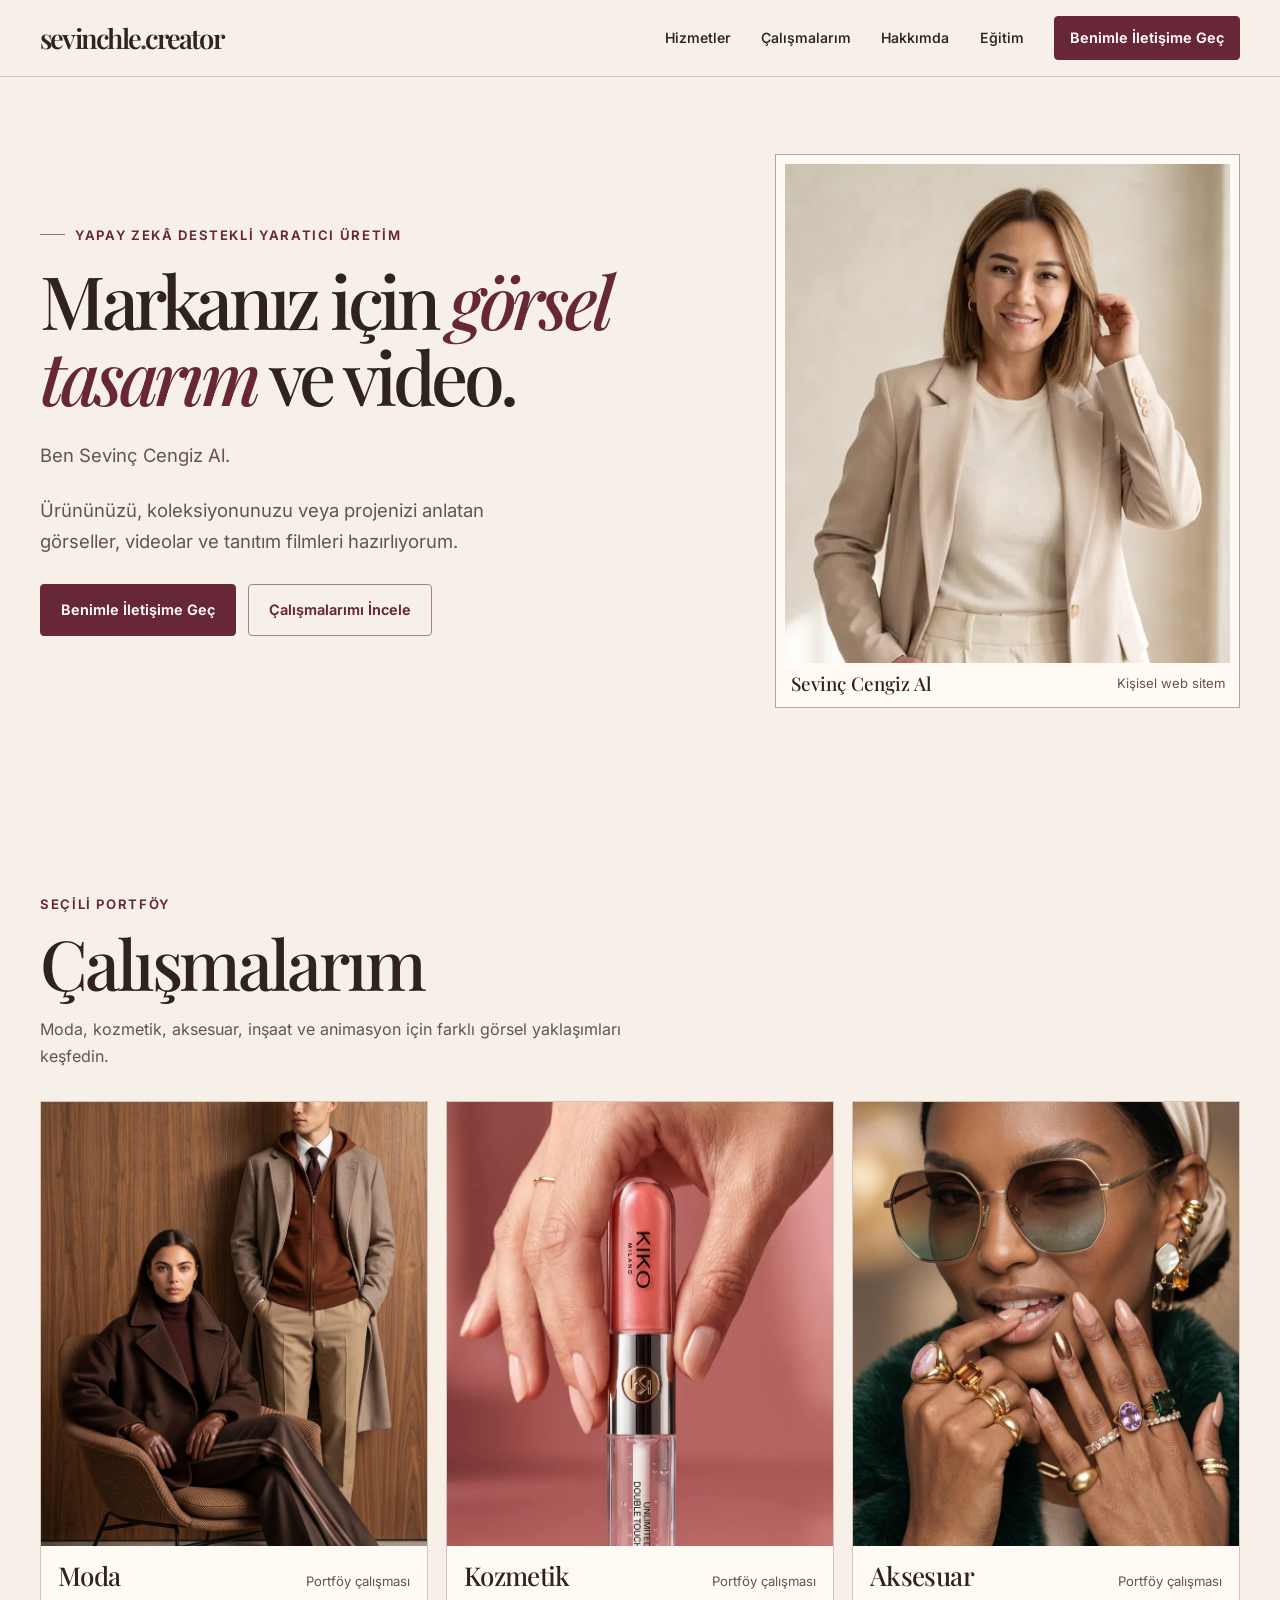
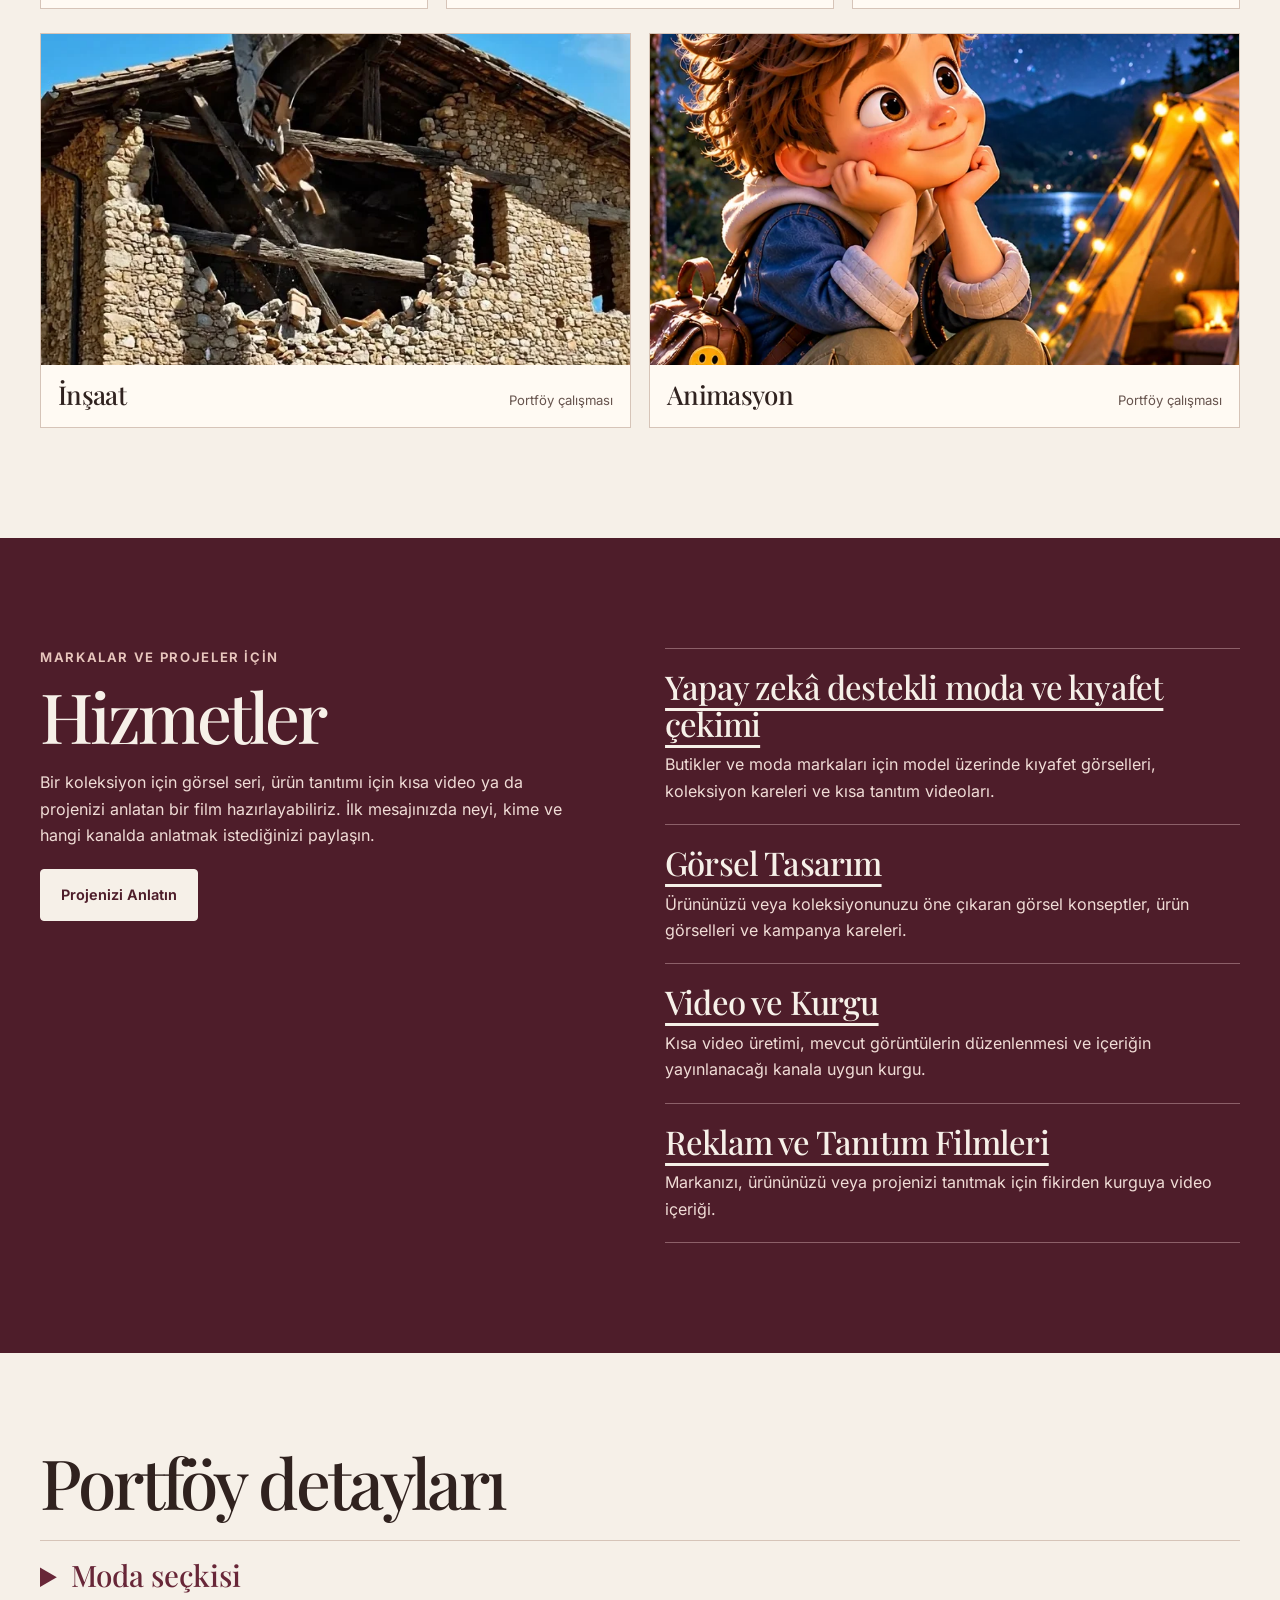
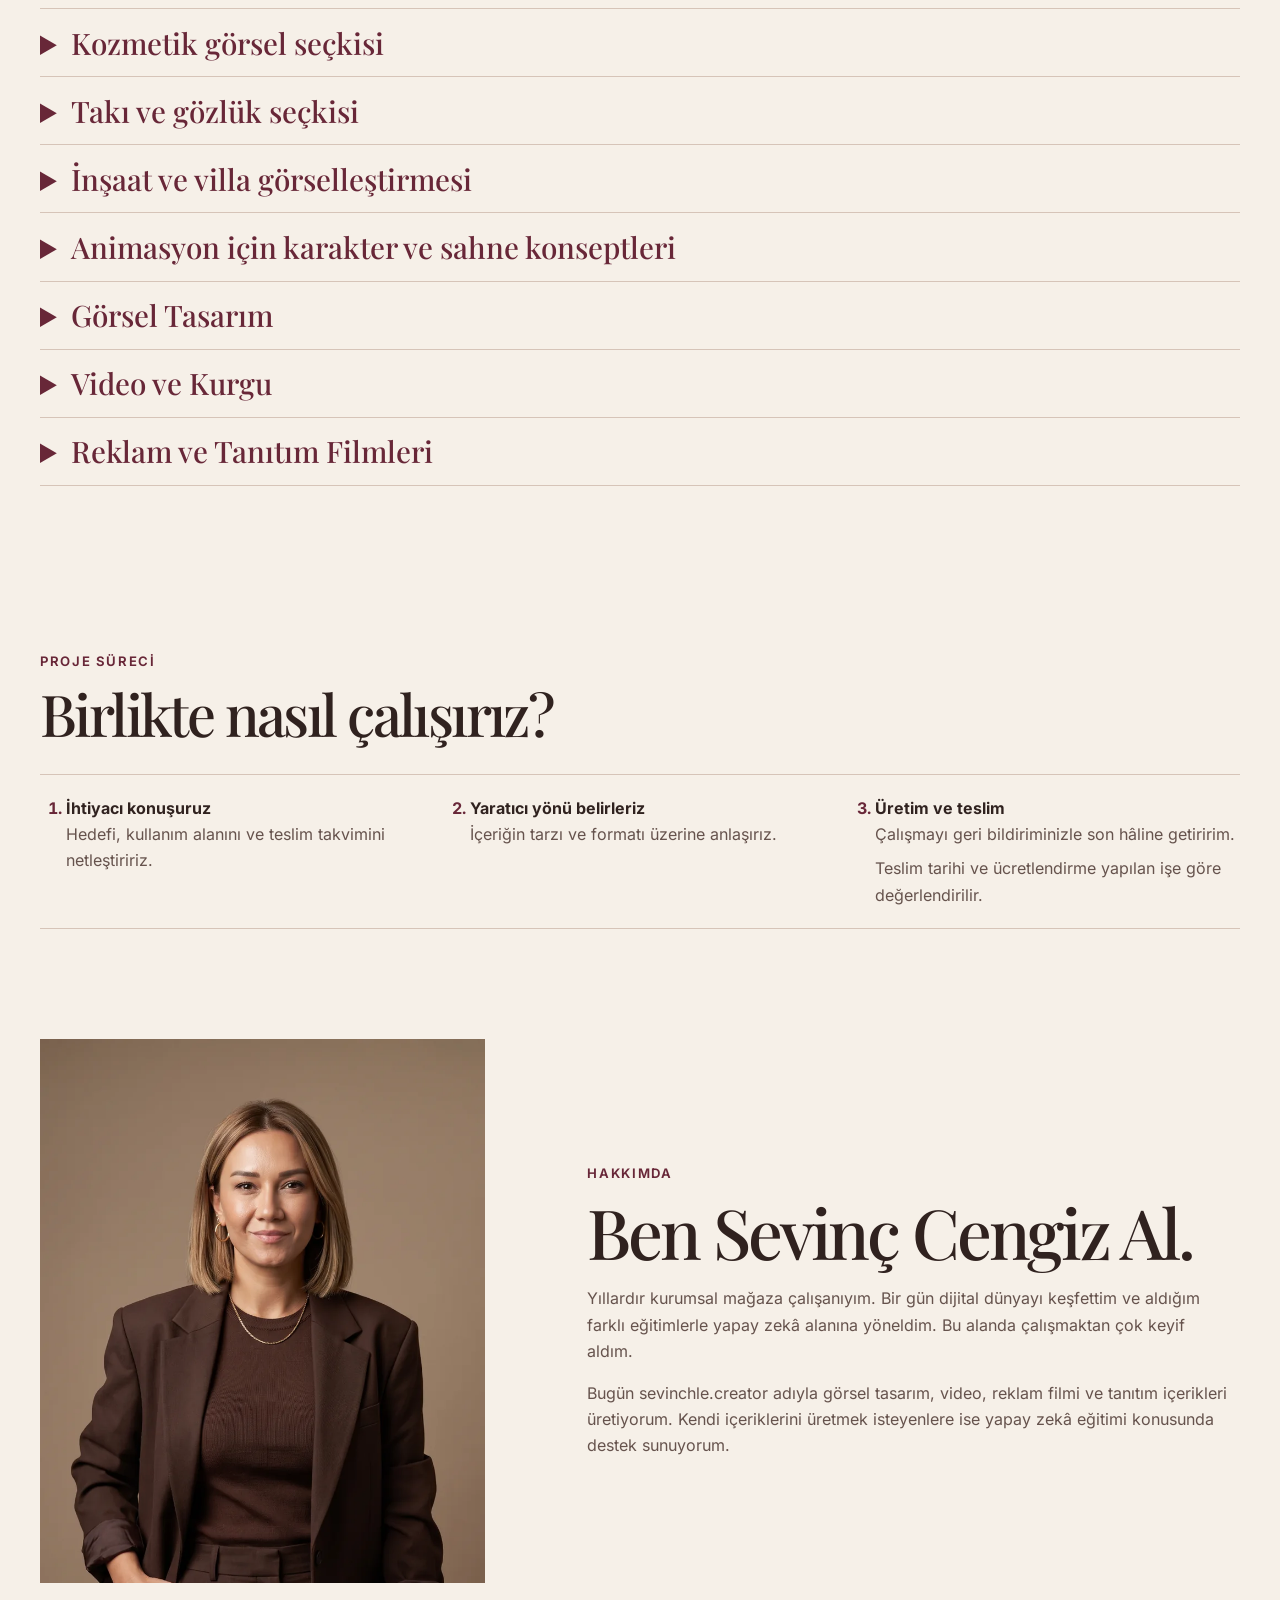
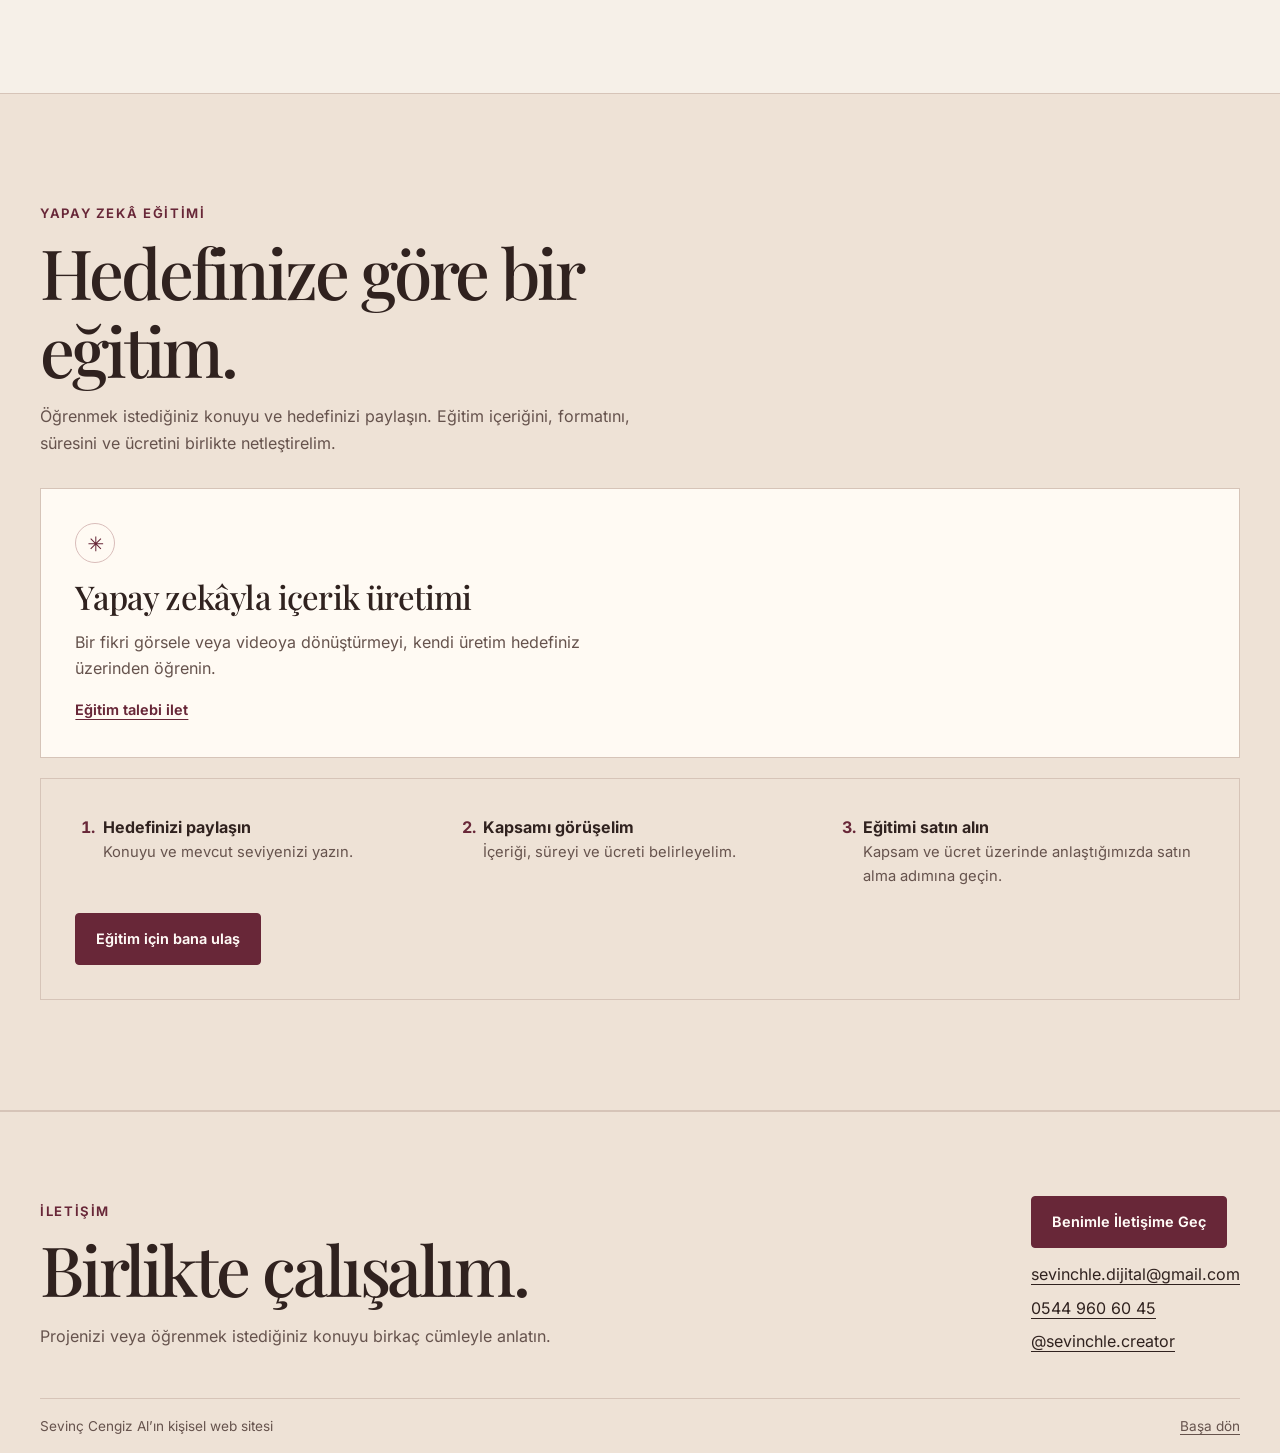
<file: index.html>
<!doctype html>
<html lang="tr">
<head>
  <meta charset="utf-8">
  <meta name="viewport" content="width=device-width, initial-scale=1">
  <meta name="theme-color" content="#f6f0e8">
  <meta name="description" content="Moda markaları ve butikler için yapay zekâ destekli kıyafet çekimi, koleksiyon görselleri ve tanıtım videoları. Portföyü inceleyin, projeniz için teklif alın.">
  <meta property="og:type" content="website">
  <meta property="og:locale" content="tr_TR">
  <meta property="og:title" content="Yapay Zekâ Destekli Moda ve Ürün Görselleri | sevinchle.creator">
  <meta property="og:description" content="Moda markaları ve butikler için yapay zekâ destekli kıyafet çekimi, koleksiyon görselleri ve tanıtım videoları. Portföyü inceleyin, projeniz için teklif alın.">
  <title>Yapay Zekâ Destekli Moda ve Ürün Görselleri | sevinchle.creator</title>
  <link rel="icon" href="media-favicon.svg" type="image/svg+xml">
  <link rel="stylesheet" href="media-site.css"><link rel="canonical" href="https://sevinchledijital.github.io/sevinchle.dijital/"><meta property="og:url" content="https://sevinchledijital.github.io/sevinchle.dijital/"><meta property="og:image" content="https://sevinchledijital.github.io/sevinchle.dijital/media-sevinch.webp"></head>
<body id="baslangic">
  <a class="skip" href="#icerik">İçeriğe geç</a>
  <header class="header">
    <div class="shell bar">
      <a class="brand" href="#baslangic" aria-label="sevinchle.creator, ana sayfa">sevinchle<span>.</span>creator</a>
      <button class="menu-toggle" type="button" aria-expanded="false" aria-controls="menu" hidden>Menü</button>
      <nav class="nav" id="menu" aria-label="Ana menü">
        <a href="#hizmetler">Hizmetler</a>
        <a href="#calismalar">Çalışmalarım</a>
        <a href="#hakkimda">Hakkımda</a>
        <a href="#egitim">Eğitim</a>
        <a class="button small" href="https://www.instagram.com/sevinchle.creator/">Benimle İletişime Geç</a>
      </nav>
    </div>
  </header>
  <main id="icerik" tabindex="-1">
    <section class="hero shell" aria-labelledby="hero-title">
      <div class="hero-copy">
        <p class="eyebrow hero-label">Yapay zekâ destekli yaratıcı üretim</p>
        <h1 id="hero-title">Markanız için <em>görsel tasarım</em> ve video.</h1>
        <p class="lead">Ben Sevinç Cengiz Al.</p>
        <p class="lead">Ürününüzü, koleksiyonunuzu veya projenizi anlatan görseller, videolar ve tanıtım filmleri hazırlıyorum.</p>
        <div class="actions">
          <a class="button" href="https://www.instagram.com/sevinchle.creator/">Benimle İletişime Geç</a>
          <a class="button outline" href="#calismalar">Çalışmalarımı İncele</a>
        </div>
      </div>
      <figure class="hero-figure">
        <img src="media-sevinch.webp" srcset="media-sevinch-kucuk.webp 474w, media-sevinch.webp 809w" sizes="(max-width: 700px) 90vw, 440px" width="809" height="1450" fetchpriority="high" alt="Bej ceketli Sevinç Cengiz Al portresi">
        <figcaption><span>Sevinç Cengiz Al</span><small>Kişisel web sitem</small></figcaption>
      </figure>
    </section>

    <section id="calismalar" class="section shell" aria-labelledby="work-title">
      <div class="section-intro work-intro">
        <p class="eyebrow">Seçili portföy</p>
        <h2 id="work-title">Çalışmalarım</h2>
        <p>Moda, kozmetik, aksesuar, inşaat ve animasyon için farklı görsel yaklaşımları keşfedin.</p>
      </div>
      <div class="work-grid">
        <a class="work-card" href="moda-kiyafet-cekimi.html"><img src="media-moda.webp" alt="Ahşap fonda sıcak tonlarda giyinmiş iki model" width="809" height="1450" loading="lazy"><div><h3>Moda</h3><p>Portföy çalışması</p></div></a>
        <a class="work-card" href="#kozmetik"><img src="media-kozmetik.webp" alt="Pembe fonda elde tutulan ruj" width="809" height="1450" loading="lazy"><div><h3>Kozmetik</h3><p>Portföy çalışması</p></div></a>
        <a class="work-card" href="#aksesuar"><img src="media-aksesuar.webp" alt="Gözlük ve altın tonlu takıların yakın planı" width="809" height="1450" loading="lazy"><div><h3>Aksesuar</h3><p>Portföy çalışması</p></div></a>
        <a class="work-card wide-card" href="#insaat"><img src="media-insaat.webp" alt="Taş yapının yanında bir ekskavatör ve şantiye ekibi" width="720" height="1280" loading="lazy"><div><h3>İnşaat</h3><p>Portföy çalışması</p></div></a>
        <a class="work-card wide-card animation-card" href="#animasyon"><img src="media-animasyon-piko-kamp.webp" alt="Yıldızlı gökyüzü altında kamp ateşinin yanında oturan çocuk ve köpeği" width="844" height="1500" loading="lazy"><div><h3>Animasyon</h3><p>Portföy çalışması</p></div></a>
      </div>
    </section>

    <section id="hizmetler" class="section services" aria-labelledby="services-title">
      <div class="shell services-grid">
        <div class="section-intro">
          <p class="eyebrow">Markalar ve projeler için</p>
          <h2 id="services-title">Hizmetler</h2>
          <p>Bir koleksiyon için görsel seri, ürün tanıtımı için kısa video ya da projenizi anlatan bir film hazırlayabiliriz. İlk mesajınızda neyi, kime ve hangi kanalda anlatmak istediğinizi paylaşın.</p>
          <a class="button light" href="https://www.instagram.com/sevinchle.creator/">Projenizi Anlatın</a>
        </div>
        <dl class="service-list">
          <div>
  <dt><a href="moda-kiyafet-cekimi.html">Yapay zekâ destekli moda ve kıyafet çekimi</a></dt>
  <dd>Butikler ve moda markaları için model üzerinde kıyafet görselleri, koleksiyon kareleri ve kısa tanıtım videoları.</dd>
</div><div><dt><a href="#gorsel-tasarim">Görsel Tasarım</a></dt><dd>Ürününüzü veya koleksiyonunuzu öne çıkaran görsel konseptler, ürün görselleri ve kampanya kareleri.</dd></div>
          <div><dt><a href="#video-kurgu">Video ve Kurgu</a></dt><dd>Kısa video üretimi, mevcut görüntülerin düzenlenmesi ve içeriğin yayınlanacağı kanala uygun kurgu.</dd></div>
          <div><dt><a href="#reklam-tanitim">Reklam ve Tanıtım Filmleri</a></dt><dd>Markanızı, ürününüzü veya projenizi tanıtmak için fikirden kurguya video içeriği.</dd></div>
        </dl>
      </div>
    </section>

    <section class="shell portfolio-details" aria-labelledby="portfolio-details-title">
      <h2 id="portfolio-details-title">Portföy detayları</h2>
      <details class="portfolio-entry" id="moda">
        <summary>Moda seçkisi</summary>
    <div class="detail-header">
      <p class="lead">Bu seçkide sıcak tonlu bir stüdyo sahnesi, canlı mavi bir dış mekân ve şehirde geçen editoryal bir kare bulunuyor. Görseller, kıyafet ile mekânın aynı kadrajda farklı hikâyeler kurabileceğini gösteriyor.</p>
    </div>
    <div class="detail-gallery" aria-label="Moda görselleri">
      <img src="media-moda.webp" alt="Ahşap fon önünde sıcak tonlarda giyinmiş iki model" width="809" height="1450">
      <img src="media-moda-mavi.webp" alt="Mavi kapı önünde desenli kıyafet ve çizmelerle oturan model" width="809" height="1450" loading="lazy">
      <img src="media-moda-sokak.webp" alt="Şehirde desenli kıyafet ve güneş gözlüğüyle dergi tutan model" width="809" height="1450" loading="lazy">
    </div>
    <div class="detail-bottom actions">
      <a class="button outline" href="moda-kiyafet-cekimi.html">Moda ve kıyafet çekimi hizmetini inceleyin</a><a class="button" href="https://www.instagram.com/sevinchle.creator/">Benimle İletişime Geç</a>
      <a class="button outline" href="#calismalar">Çalışmalarıma Dön</a>
    </div>
      </details>
      <details class="portfolio-entry" id="kozmetik">
        <summary>Kozmetik görsel seçkisi</summary>
    <div class="detail-header">
      <p class="lead">Pembe fonda yakın plan ruj, makyaj ürünlerinin sunumu ve stüdyoda makyaj hazırlığı. Seçki, kozmetik içeriklerini ürün detayından uygulama anına kadar farklı kadrajlarla gösteriyor.</p>
    </div>
    <div class="detail-gallery" aria-label="Kozmetik görselleri">
      <img src="media-kozmetik.webp" alt="Pembe fonda elde tutulan ruj ambalajı" width="809" height="1450">
      <img src="media-kozmetik-ruj-sunumu.webp" alt="Elinde ruj ve makyaj ürünü tutan kadın" width="844" height="1500" loading="lazy">
      <img src="media-kozmetik-studyo.webp" alt="Stüdyoda fırçayla makyaj yapılan model" width="768" height="1376" loading="lazy">
    </div>
    <div class="detail-bottom actions">
      <a class="button" href="https://www.instagram.com/sevinchle.creator/">Benimle İletişime Geç</a>
      <a class="button outline" href="#calismalar">Çalışmalarıma Dön</a>
    </div>
      </details>
      <details class="portfolio-entry" id="aksesuar">
        <summary>Takı ve gözlük seçkisi</summary>
    <div class="detail-header">
      <p class="lead">Yakın plan portrelerde gözlükler, taşlar ve altın tonlu takılar öne çıkıyor. Daktilolu kare, yüzük ve bileklikleri bordo bir zemin üzerinde gösteriyor.</p>
    </div>
    <div class="detail-gallery" aria-label="Aksesuar görselleri">
      <img src="media-aksesuar.webp" alt="Gözlük ve çok renkli taşlara sahip takılarla yakın plan portre" width="809" height="1450">
      <img src="media-aksesuar-detay.webp" alt="Yeşil camlı gözlük ve çeşitli yüzüklerle yakın plan portre" width="809" height="1450" loading="lazy">
      <img src="media-aksesuar-daktilo.webp" alt="Siyah daktilo üzerinde yüzük ve bileklik takan eller" width="844" height="1500" loading="lazy">
    </div>
    <div class="detail-bottom actions">
      <a class="button" href="https://www.instagram.com/sevinchle.creator/">Benimle İletişime Geç</a>
      <a class="button outline" href="#calismalar">Çalışmalarıma Dön</a>
    </div>
      </details>
      <details class="portfolio-entry" id="insaat">
        <summary>İnşaat ve villa görselleştirmesi</summary>
    <div class="detail-header">
      <p class="lead">Seçki, bir şantiye sahnesini, temelden tamamlanan villaya uzanan altı panelli kolajı ve villa tanıtım görselini bir araya getiriyor.</p>
    </div>
    <div class="detail-gallery" aria-label="İnşaat görselleri">
      <img src="media-insaat.webp" alt="Bir ekskavatörün taş yapıya uzandığı şantiye sahnesi" width="720" height="1280">
      <img src="media-insaat-villa-asamalari.webp" alt="Temelden tamamlanan villaya kadar altı inşaat aşamasını gösteren kolaj" width="837" height="1500" loading="lazy">
      <img src="media-insaat-villa-kampanya.webp" alt="Havuzlu villa görseli üzerinde Hayalindeki Villa yazısı" width="415" height="414" loading="lazy">
    </div>
    <div class="detail-bottom actions">
      <a class="button" href="https://www.instagram.com/sevinchle.creator/">Benimle İletişime Geç</a>
      <a class="button outline" href="#calismalar">Çalışmalarıma Dön</a>
    </div>
      </details>
      <details class="portfolio-entry" id="animasyon">
        <summary>Animasyon için karakter ve sahne konseptleri</summary>
    <div class="detail-header">
      <p class="lead">Yıldızlı gecede kamp sahnesi, çiçekler arasında stilize bir çift ve göl kıyısında keşifçi bir sincap. Bu portföy seçkisi, farklı karakterlerin ve ortamların görsel tasarımını gösteriyor.</p>
    </div>
    <div class="detail-gallery" aria-label="Animasyon görselleri">
      <img src="media-animasyon-piko-kamp.webp" alt="Yıldızlı gökyüzü altında kamp ateşinin yanında oturan çocuk ve köpeği" width="844" height="1500">
      <img src="media-animasyon-cift.webp" alt="Pembe çiçeklerin önünde gülümseyen stilize çift" width="1080" height="1204" loading="lazy">
      <img src="media-animasyon-sincap.webp" alt="Göl kıyısında gözlük ve kırmızı atkısıyla el sallayan sincap" width="1080" height="1080" loading="lazy">
    </div>
    <div class="detail-bottom actions">
      <a class="button" href="https://www.instagram.com/sevinchle.creator/">Benimle İletişime Geç</a>
      <a class="button outline" href="#calismalar">Çalışmalarıma Dön</a>
    </div>
      </details>
      <details class="portfolio-entry" id="gorsel-tasarim">
        <summary>Görsel Tasarım</summary>
    <div class="detail-header">
      <p class="lead">Moda, kozmetik, takı ve portre çalışmalarından bir seçki.</p>
    </div>
    <div class="detail-gallery" aria-label="Görsel tasarım seçkisi">
      <img src="media-tasarim-alisveris.webp" alt="Alışveriş çantaları arasında telefonunu tutan model" width="832" height="1248">
      <img src="media-tasarim-yuzuk.webp" alt="Otomobilde yüzüğünü gösteren gelin" width="784" height="1372">
      <img src="media-tasarim-col-portresi.webp" alt="Çöl manzarasında yeşil ceketli model" width="816" height="1450">
      <img src="media-tasarim-maskara.webp" alt="Pembe fonda maskara tutan model" width="672" height="1450" loading="lazy">
      <img src="media-tasarim-mimari-moda.webp" alt="Beton avluda siyah ve gri elbiseli model" width="960" height="1192" loading="lazy">
      <img src="media-tasarim-orgu-moda.webp" alt="Renkli örgü çiçekler takan üç model" width="816" height="1450" loading="lazy">
      <img src="media-tasarim-orgu-kedi.webp" alt="Örgü çiçeklerle çevrelenmiş bir göz ve siyah beyaz kedi" width="816" height="1450" loading="lazy">
      <img src="media-tasarim-orgu-makyaj.webp" alt="Renkli örgü ayrıntılarla süslenmiş göz makyajı" width="816" height="1450" loading="lazy">
      <img src="media-tasarim-erkek-portresi.webp" alt="Koyu mavi fonda siyah tişörtlü erkek portresi" width="809" height="1450" loading="lazy">
    </div>
    <div class="detail-bottom actions">
      <a class="button" href="https://www.instagram.com/sevinchle.creator/">Benimle İletişime Geç</a>
      <a class="button outline" href="#hizmetler">Hizmetlere Dön</a>
    </div>
      </details>
      <details class="portfolio-entry" id="video-kurgu">
        <summary>Video ve Kurgu</summary>
    <div class="detail-header">
      <p class="lead">Moda ve animasyon seçkisi. Farklı ritimler, geçişler ve sahne akışlarıyla hazırlanmış dört portföy videosu.</p>
    </div>
    <div class="clip-gallery">
      <figure class="clip">
        <figcaption id="sokak-modasi-title">Sokak modası</figcaption>
        <video controls playsinline preload="none" aria-labelledby="sokak-modasi-title" poster="media-sokak-modasi.webp" width="480" height="848">
          <source src="media-sokak-modasi.mp4" type="video/mp4">
          Tarayıcınız bu video biçimini desteklemiyor.
        </source></video>
      </figure>
      <figure class="clip">
        <figcaption id="mimari-moda-title">Mimari avluda moda</figcaption>
        <video controls playsinline preload="none" aria-labelledby="mimari-moda-title" poster="media-mimari-moda.webp" width="480" height="848">
          <source src="media-mimari-moda.mp4" type="video/mp4">
          Tarayıcınız bu video biçimini desteklemiyor.
        </source></video>
      </figure>
      <figure class="clip">
        <figcaption id="uzay-macerasi-title">Uzay macerası</figcaption>
        <video controls playsinline preload="none" aria-labelledby="uzay-macerasi-title" poster="media-uzay-macerasi.webp" width="480" height="848">
          <source src="media-uzay-macerasi.mp4" type="video/mp4">
          Tarayıcınız bu video biçimini desteklemiyor.
        </source></video>
      </figure>
      <figure class="clip">
        <figcaption id="animasyon-sokak-title">Sokakta animasyon</figcaption>
        <video controls playsinline preload="none" aria-labelledby="animasyon-sokak-title" poster="media-animasyon-sokak.webp" width="480" height="848">
          <source src="media-animasyon-sokak.mp4" type="video/mp4">
          Tarayıcınız bu video biçimini desteklemiyor.
        </source></video>
      </figure>
    </div>
    <div class="detail-bottom actions">
      <a class="button" href="https://www.instagram.com/sevinchle.creator/">Benimle İletişime Geç</a>
      <a class="button outline" href="#hizmetler">Hizmetlere Dön</a>
    </div>
      </details>
      <details class="portfolio-entry" id="reklam-tanitim">
        <summary>Reklam ve Tanıtım Filmleri</summary>
    <div class="detail-header">
      <p class="lead">Takı, kozmetik, aksesuar ve mimari tanıtım için hazırlanmış portföy videoları.</p>
    </div>
    <div class="clip-gallery">
      <figure class="clip">
        <figcaption id="taki-tanitimi-title">Takı tanıtımı</figcaption>
        <video controls playsinline preload="none" aria-labelledby="taki-tanitimi-title" poster="media-taki-tanitimi.webp" width="480" height="848">
          <source src="media-taki-tanitimi.mp4" type="video/mp4">
          Tarayıcınız bu video biçimini desteklemiyor.
        </source></video>
      </figure>
      <figure class="clip">
        <figcaption id="ruj-tanitimi-title">Ruj tanıtımı</figcaption>
        <video controls playsinline preload="none" aria-labelledby="ruj-tanitimi-title" poster="media-ruj-tanitimi.webp" width="480" height="848">
          <source src="media-ruj-tanitimi.mp4" type="video/mp4">
          Tarayıcınız bu video biçimini desteklemiyor.
        </source></video>
      </figure>
      <figure class="clip">
        <figcaption id="canta-tanitimi-title">Çanta tanıtımı</figcaption>
        <video controls playsinline preload="none" aria-labelledby="canta-tanitimi-title" poster="media-canta-tanitimi.webp" width="480" height="848">
          <source src="media-canta-tanitimi.mp4" type="video/mp4">
          Tarayıcınız bu video biçimini desteklemiyor.
        </source></video>
      </figure>
      <figure class="clip clip-landscape">
        <figcaption id="mimari-tanitim-title">Mimari tanıtım</figcaption>
        <video controls playsinline preload="none" aria-labelledby="mimari-tanitim-title" poster="media-mimari-tanitim.webp" width="480" height="268">
          <source src="media-mimari-tanitim.mp4" type="video/mp4">
          Tarayıcınız bu video biçimini desteklemiyor.
        </source></video>
      </figure>
    </div>
    <div class="detail-bottom actions">
      <a class="button" href="https://www.instagram.com/sevinchle.creator/">Benimle İletişime Geç</a>
      <a class="button outline" href="#hizmetler">Hizmetlere Dön</a>
    </div>
      </details>
    </section>

    <section class="shell project-process" aria-labelledby="process-title">
      <div class="section-intro">
        <p class="eyebrow">Proje süreci</p>
        <h2 id="process-title">Birlikte nasıl çalışırız?</h2>
      </div>
      <ol>
        <li><strong>İhtiyacı konuşuruz</strong><span>Hedefi, kullanım alanını ve teslim takvimini netleştiririz.</span></li>
        <li><strong>Yaratıcı yönü belirleriz</strong><span>İçeriğin tarzı ve formatı üzerine anlaşırız.</span></li>
        <li><strong>Üretim ve teslim</strong><span>Çalışmayı geri bildiriminizle son hâline getiririm.</span><span class="delivery-note">Teslim tarihi ve ücretlendirme yapılan işe göre değerlendirilir.</span></li>
      </ol>
    </section>

    <section id="hakkimda" class="section shell bio" aria-labelledby="bio-title">
      <img src="media-hakkimda.webp" alt="Kahverengi takımlı Sevinç Cengiz Al, elinde dizüstü bilgisayar ile" width="809" height="1450" loading="lazy">
      <div class="section-intro">
        <p class="eyebrow">Hakkımda</p>
        <h2 id="bio-title">Ben Sevinç Cengiz Al.</h2>
        <p>Yıllardır kurumsal mağaza çalışanıyım. Bir gün dijital dünyayı keşfettim ve aldığım farklı eğitimlerle yapay zekâ alanına yöneldim. Bu alanda çalışmaktan çok keyif aldım.</p>
        <p>Bugün sevinchle.creator adıyla görsel tasarım, video, reklam filmi ve tanıtım içerikleri üretiyorum. Kendi içeriklerini üretmek isteyenlere ise yapay zekâ eğitimi konusunda destek sunuyorum.</p>
      </div>
    </section>
    <section id="egitim" class="education section" aria-labelledby="education-title">
      <div class="shell">
        <div class="section-intro">
          <p class="eyebrow">Yapay zekâ eğitimi</p>
          <h2 id="education-title">Hedefinize göre bir eğitim.</h2>
          <p>Öğrenmek istediğiniz konuyu ve hedefinizi paylaşın. Eğitim içeriğini, formatını, süresini ve ücretini birlikte netleştirelim.</p>
        </div>
        <div class="learning-grid">
          <article class="learning-card">
            <span class="card-icon" aria-hidden="true"><svg viewbox="0 0 24 24" fill="none" stroke="currentColor" stroke-width="1.4"><path d="M12 2v20M2 12h20M5 5l14 14M19 5 5 19"></path></svg></span>
            <h3>Yapay zekâyla içerik üretimi</h3>
            <p>Bir fikri görsele veya videoya dönüştürmeyi, kendi üretim hedefiniz üzerinden öğrenin.</p>
            <a class="text-link" href="https://linktr.ee/sevinchle.dijital?utm_source=linktree_profile_share&amp;ltsid=86081388-eb7f-4a0b-8c3d-26017ec7e04f">Eğitim talebi ilet</a>
          </article>
        </div>
        <div class="learning-flow">
          <ol aria-label="Eğitim satın alma adımları">
            <li><strong>Hedefinizi paylaşın</strong><span>Konuyu ve mevcut seviyenizi yazın.</span></li>
            <li><strong>Kapsamı görüşelim</strong><span>İçeriği, süreyi ve ücreti belirleyelim.</span></li>
            <li><strong>Eğitimi satın alın</strong><span>Kapsam ve ücret üzerinde anlaştığımızda satın alma adımına geçin.</span></li>
          </ol>
          <a class="button" href="https://www.instagram.com/sevinchle.creator/">Eğitim için bana ulaş</a>
        </div>
      </div>
    </section>
  </main>
  <footer id="iletisim" class="contact">
    <div class="shell">
      <div class="contact-main">
        <div>
          <p class="eyebrow">İletişim</p>
          <h2>Birlikte çalışalım.</h2>
          <p>Projenizi veya öğrenmek istediğiniz konuyu birkaç cümleyle anlatın.</p>
        </div>
        <address>
          <a class="button" href="https://www.instagram.com/sevinchle.creator/">Benimle İletişime Geç</a>
          <a href="mailto:sevinchle.dijital@gmail.com">sevinchle.dijital@gmail.com</a>
          <a href="tel:+905449606045">0544 960 60 45</a>
          <a href="https://www.instagram.com/sevinchle.creator/">@sevinchle.creator</a>
        </address>
      </div>
      <div class="footer-line"><span>Sevinç Cengiz Al’ın kişisel web sitesi</span><a href="#baslangic">Başa dön</a></div>
    </div>
  </footer>
  <script>
const menuButton = document.querySelector('.menu-toggle');
const navigation = document.querySelector('#menu');

if (menuButton && navigation) {
  menuButton.hidden = false;
  navigation.closest('.header').classList.add('menu-enhanced');

  function setMenu(open) {
    menuButton.setAttribute('aria-expanded', String(open));
  }

  menuButton.addEventListener('click', () => {
    setMenu(menuButton.getAttribute('aria-expanded') !== 'true');
  });

  navigation.addEventListener('click', (event) => {
    if (event.target.closest('a')) setMenu(false);
  });

  document.addEventListener('keydown', (event) => {
    if (event.key === 'Escape' && menuButton.getAttribute('aria-expanded') === 'true') {
      setMenu(false);
      menuButton.focus();
    }
  });
}

function revealPortfolioEntry() {
  const entry = document.getElementById(location.hash.slice(1));
  if (!(entry instanceof HTMLDetailsElement) || entry.open) return;
  entry.open = true;
}

window.addEventListener('hashchange', revealPortfolioEntry);
revealPortfolioEntry();

for (const entry of document.querySelectorAll('.portfolio-entry')) {
  entry.addEventListener('toggle', () => {
    if (entry.open) return;
    for (const video of entry.querySelectorAll('video')) video.pause();
  });
}

document.addEventListener('play', (event) => {
  if (!(event.target instanceof HTMLVideoElement)) return;
  for (const video of document.querySelectorAll('video')) {
    if (video !== event.target) video.pause();
  }
}, true);
  </script>
</body>
</html><!-- Embedded font licenses
Copyright 2020 The Inter Project Authors (https://github.com/rsms/inter)

This Font Software is licensed under the SIL Open Font License, Version 1.1.
This license is copied below, and is also available with a FAQ at:
https://scripts.sil.org/OFL


-----------------------------------------------------------
SIL OPEN FONT LICENSE Version 1.1 - 26 February 2007
-----------------------------------------------------------

PREAMBLE
The goals of the Open Font License (OFL) are to stimulate worldwide
development of collaborative font projects, to support the font creation
efforts of academic and linguistic communities, and to provide a free and
open framework in which fonts may be shared and improved in partnership
with others.

The OFL allows the licensed fonts to be used, studied, modified and
redistributed freely as long as they are not sold by themselves. The
fonts, including any derivative works, can be bundled, embedded, 
redistributed and/or sold with any software provided that any reserved
names are not used by derivative works. The fonts and derivatives,
however, cannot be released under any other type of license. The
requirement for fonts to remain under this license does not apply
to any document created using the fonts or their derivatives.

DEFINITIONS
"Font Software" refers to the set of files released by the Copyright
Holder(s) under this license and clearly marked as such. This may
include source files, build scripts and documentation.

"Reserved Font Name" refers to any names specified as such after the
copyright statement(s).

"Original Version" refers to the collection of Font Software components as
distributed by the Copyright Holder(s).

"Modified Version" refers to any derivative made by adding to, deleting,
or substituting -- in part or in whole -- any of the components of the
Original Version, by changing formats or by porting the Font Software to a
new environment.

"Author" refers to any designer, engineer, programmer, technical
writer or other person who contributed to the Font Software.

PERMISSION & CONDITIONS
Permission is hereby granted, free of charge, to any person obtaining
a copy of the Font Software, to use, study, copy, merge, embed, modify,
redistribute, and sell modified and unmodified copies of the Font
Software, subject to the following conditions:

1) Neither the Font Software nor any of its individual components,
in Original or Modified Versions, may be sold by itself.

2) Original or Modified Versions of the Font Software may be bundled,
redistributed and/or sold with any software, provided that each copy
contains the above copyright notice and this license. These can be
included either as stand-alone text files, human-readable headers or
in the appropriate machine-readable metadata fields within text or
binary files as long as those fields can be easily viewed by the user.

3) No Modified Version of the Font Software may use the Reserved Font
Name(s) unless explicit written permission is granted by the corresponding
Copyright Holder. This restriction only applies to the primary font name as
presented to the users.

4) The name(s) of the Copyright Holder(s) or the Author(s) of the Font
Software shall not be used to promote, endorse or advertise any
Modified Version, except to acknowledge the contribution(s) of the
Copyright Holder(s) and the Author(s) or with their explicit written
permission.

5) The Font Software, modified or unmodified, in part or in whole,
must be distributed entirely under this license, and must not be
distributed under any other license. The requirement for fonts to
remain under this license does not apply to any document created
using the Font Software.

TERMINATION
This license becomes null and void if any of the above conditions are
not met.

DISCLAIMER
THE FONT SOFTWARE IS PROVIDED "AS IS", WITHOUT WARRANTY OF ANY KIND,
EXPRESS OR IMPLIED, INCLUDING BUT NOT LIMITED TO ANY WARRANTIES OF
MERCHANTABILITY, FITNESS FOR A PARTICULAR PURPOSE AND NONINFRINGEMENT
OF COPYRIGHT, PATENT, TRADEMARK, OR OTHER RIGHT. IN NO EVENT SHALL THE
COPYRIGHT HOLDER BE LIABLE FOR ANY CLAIM, DAMAGES OR OTHER LIABILITY,
INCLUDING ANY GENERAL, SPECIAL, INDIRECT, INCIDENTAL, OR CONSEQUENTIAL
DAMAGES, WHETHER IN AN ACTION OF CONTRACT, TORT OR OTHERWISE, ARISING
FROM, OUT OF THE USE OR INABILITY TO USE THE FONT SOFTWARE OR FROM
OTHER DEALINGS IN THE FONT SOFTWARE.


Copyright 2017 The Playfair Display Project Authors (https://github.com/clauseggers/Playfair-Display), with Reserved Font Name "Playfair Display"

This Font Software is licensed under the SIL Open Font License, Version 1.1.
This license is copied below, and is also available with a FAQ at:
http://scripts.sil.org/OFL


-----------------------------------------------------------
SIL OPEN FONT LICENSE Version 1.1 - 26 February 2007
-----------------------------------------------------------

PREAMBLE
The goals of the Open Font License (OFL) are to stimulate worldwide
development of collaborative font projects, to support the font creation
efforts of academic and linguistic communities, and to provide a free and
open framework in which fonts may be shared and improved in partnership
with others.

The OFL allows the licensed fonts to be used, studied, modified and
redistributed freely as long as they are not sold by themselves. The
fonts, including any derivative works, can be bundled, embedded, 
redistributed and/or sold with any software provided that any reserved
names are not used by derivative works. The fonts and derivatives,
however, cannot be released under any other type of license. The
requirement for fonts to remain under this license does not apply
to any document created using the fonts or their derivatives.

DEFINITIONS
"Font Software" refers to the set of files released by the Copyright
Holder(s) under this license and clearly marked as such. This may
include source files, build scripts and documentation.

"Reserved Font Name" refers to any names specified as such after the
copyright statement(s).

"Original Version" refers to the collection of Font Software components as
distributed by the Copyright Holder(s).

"Modified Version" refers to any derivative made by adding to, deleting,
or substituting -- in part or in whole -- any of the components of the
Original Version, by changing formats or by porting the Font Software to a
new environment.

"Author" refers to any designer, engineer, programmer, technical
writer or other person who contributed to the Font Software.

PERMISSION & CONDITIONS
Permission is hereby granted, free of charge, to any person obtaining
a copy of the Font Software, to use, study, copy, merge, embed, modify,
redistribute, and sell modified and unmodified copies of the Font
Software, subject to the following conditions:

1) Neither the Font Software nor any of its individual components,
in Original or Modified Versions, may be sold by itself.

2) Original or Modified Versions of the Font Software may be bundled,
redistributed and/or sold with any software, provided that each copy
contains the above copyright notice and this license. These can be
included either as stand-alone text files, human-readable headers or
in the appropriate machine-readable metadata fields within text or
binary files as long as those fields can be easily viewed by the user.

3) No Modified Version of the Font Software may use the Reserved Font
Name(s) unless explicit written permission is granted by the corresponding
Copyright Holder. This restriction only applies to the primary font name as
presented to the users.

4) The name(s) of the Copyright Holder(s) or the Author(s) of the Font
Software shall not be used to promote, endorse or advertise any
Modified Version, except to acknowledge the contribution(s) of the
Copyright Holder(s) and the Author(s) or with their explicit written
permission.

5) The Font Software, modified or unmodified, in part or in whole,
must be distributed entirely under this license, and must not be
distributed under any other license. The requirement for fonts to
remain under this license does not apply to any document created
using the Font Software.

TERMINATION
This license becomes null and void if any of the above conditions are
not met.

DISCLAIMER
THE FONT SOFTWARE IS PROVIDED "AS IS", WITHOUT WARRANTY OF ANY KIND,
EXPRESS OR IMPLIED, INCLUDING BUT NOT LIMITED TO ANY WARRANTIES OF
MERCHANTABILITY, FITNESS FOR A PARTICULAR PURPOSE AND NONINFRINGEMENT
OF COPYRIGHT, PATENT, TRADEMARK, OR OTHER RIGHT. IN NO EVENT SHALL THE
COPYRIGHT HOLDER BE LIABLE FOR ANY CLAIM, DAMAGES OR OTHER LIABILITY,
INCLUDING ANY GENERAL, SPECIAL, INDIRECT, INCIDENTAL, OR CONSEQUENTIAL
DAMAGES, WHETHER IN AN ACTION OF CONTRACT, TORT OR OTHERWISE, ARISING
FROM, OUT OF THE USE OR INABILITY TO USE THE FONT SOFTWARE OR FROM
OTHER DEALINGS IN THE FONT SOFTWARE.

-->
</file>
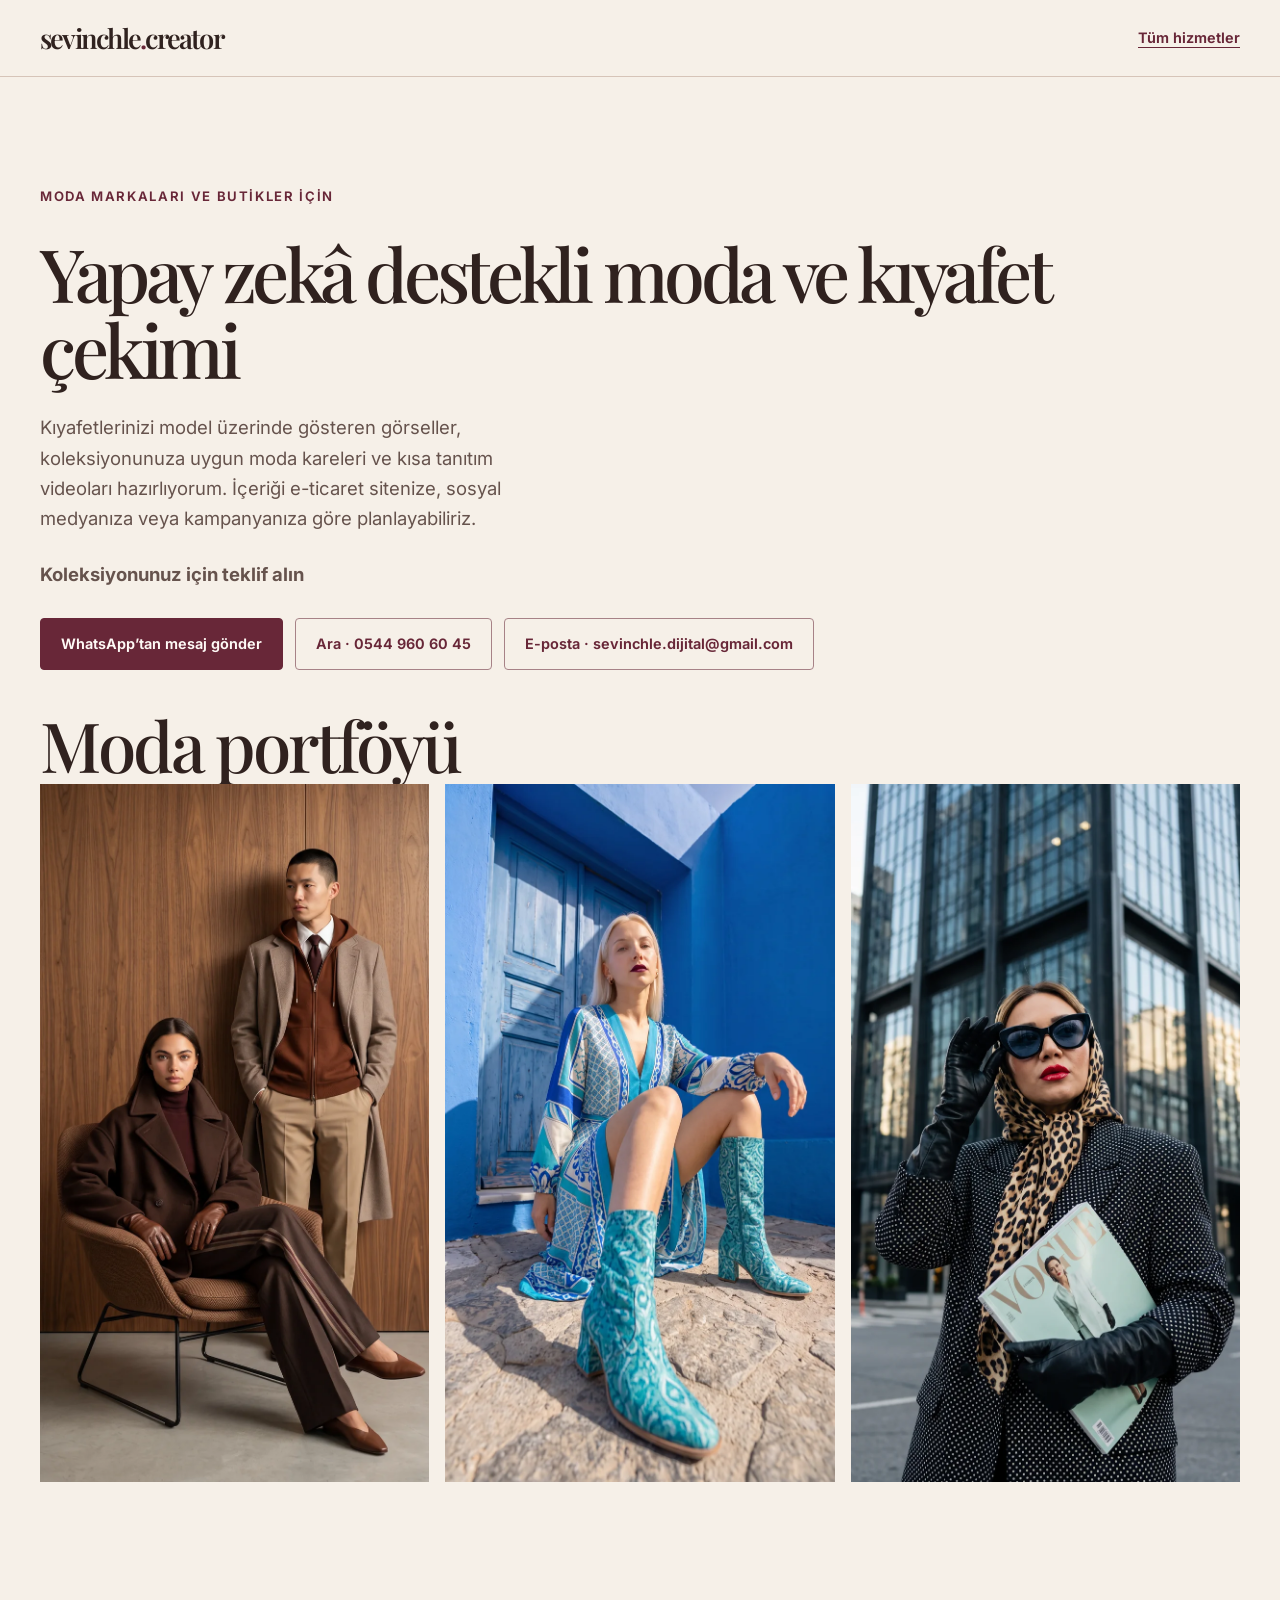
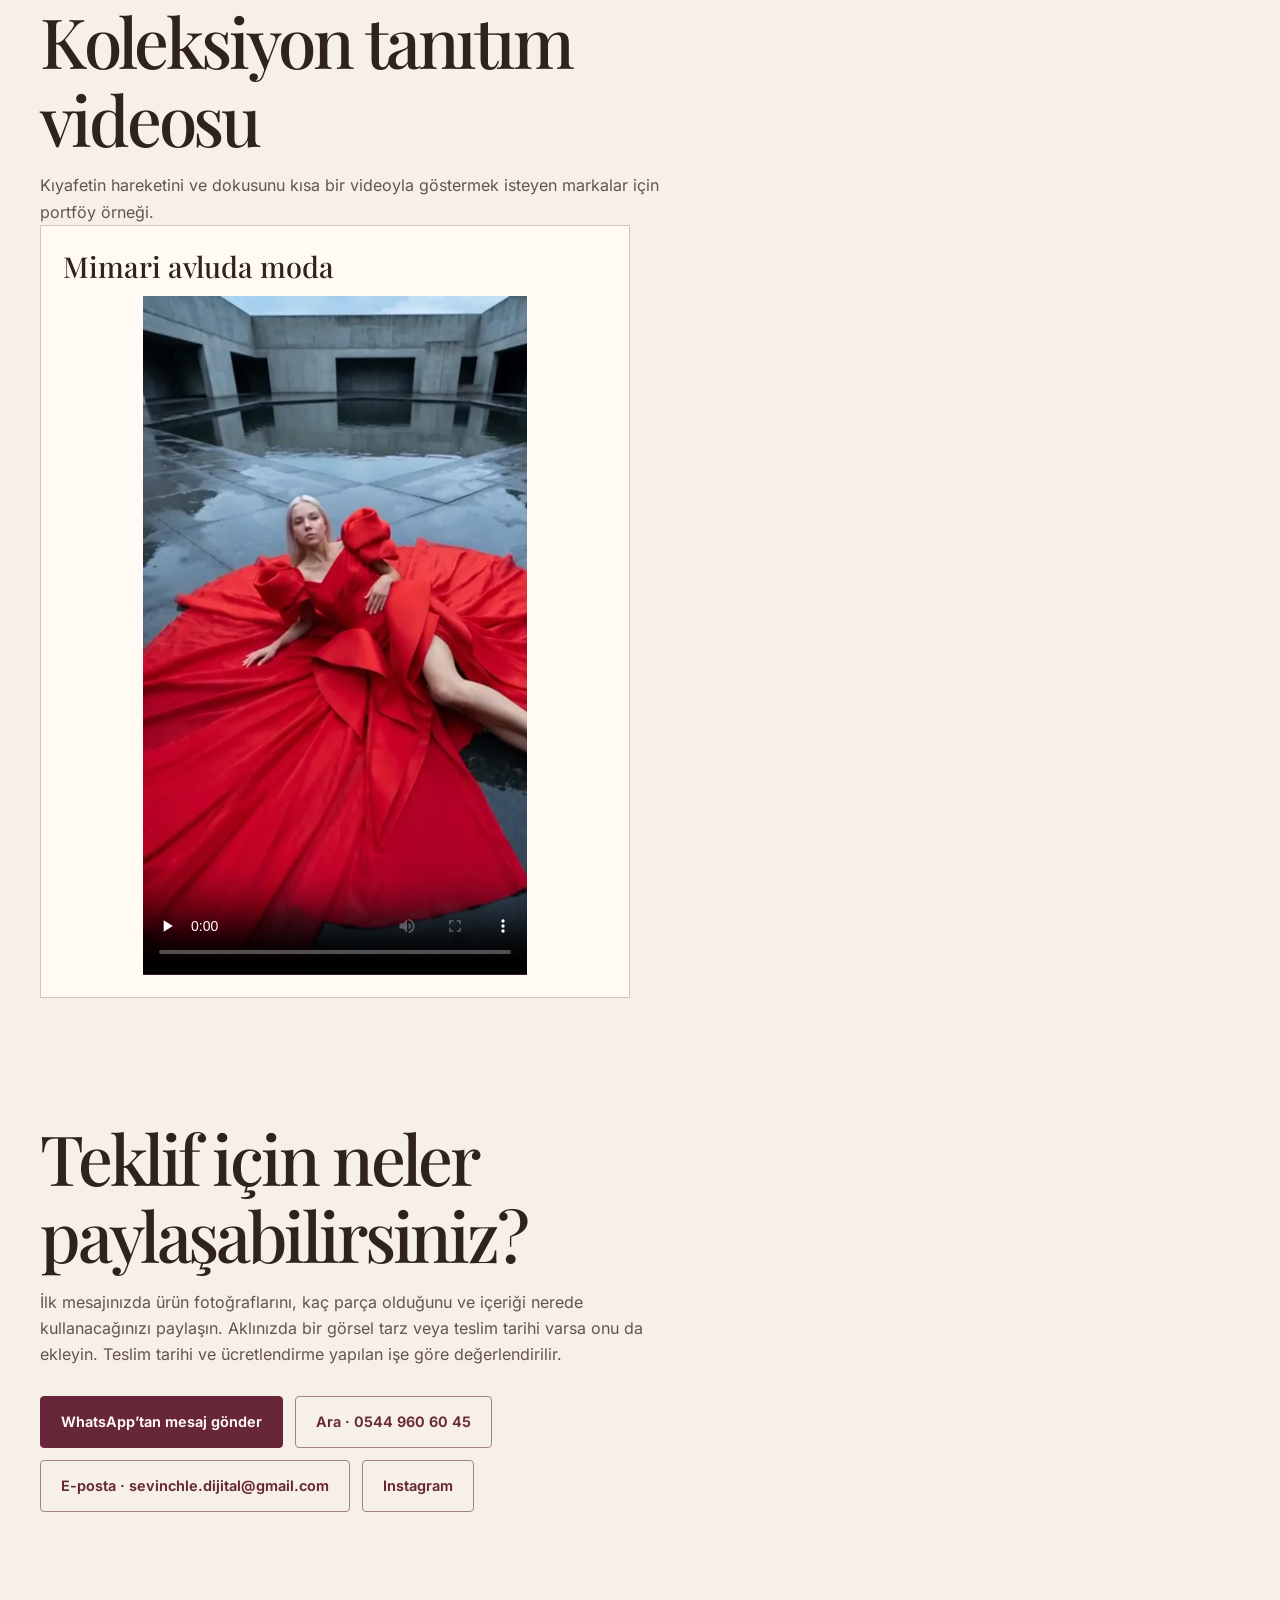
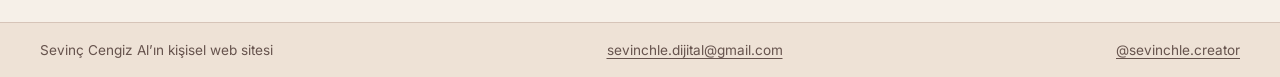
<file: moda-kiyafet-cekimi.html>
<!doctype html>
<html lang="tr">
<head>
  <meta charset="utf-8">
  <meta name="viewport" content="width=device-width, initial-scale=1">
  <meta name="theme-color" content="#f6f0e8">
  <title>Yapay Zekâ Destekli Moda ve Kıyafet Çekimi | sevinchle.creator</title>
  <meta name="description" content="Butikler, moda markaları ve e-ticaret mağazaları için model üzerinde kıyafet görselleri, koleksiyon içerikleri ve kısa moda videoları.">
  <link rel="canonical" href="https://sevinchledijital.github.io/sevinchle.dijital/moda-kiyafet-cekimi.html">
  <meta property="og:type" content="website">
  <meta property="og:locale" content="tr_TR">
  <meta property="og:title" content="Yapay Zekâ Destekli Moda ve Kıyafet Çekimi | sevinchle.creator">
  <meta property="og:description" content="Butikler, moda markaları ve e-ticaret mağazaları için model üzerinde kıyafet görselleri, koleksiyon içerikleri ve kısa moda videoları.">
  <meta property="og:url" content="https://sevinchledijital.github.io/sevinchle.dijital/moda-kiyafet-cekimi.html">
  <meta property="og:image" content="https://sevinchledijital.github.io/sevinchle.dijital/media-moda.webp">
  <link rel="icon" type="image/svg+xml" href="media-favicon.svg">
  <link rel="stylesheet" href="media-site.css">
</head>
<body>
  <a class="skip" href="#icerik">İçeriğe geç</a>
  <header class="header">
    <div class="shell bar">
      <a class="brand" href="./">sevinchle<span>.</span>creator</a>
      <a class="text-link detail-nav" href="./#hizmetler">Tüm hizmetler</a>
    </div>
  </header>
  <main class="detail section shell" id="icerik" tabindex="-1">
    <p class="eyebrow">Moda markaları ve butikler için</p>
    <div class="detail-header">
      <h1>Yapay zekâ destekli moda ve kıyafet çekimi</h1>
      <p class="lead">Kıyafetlerinizi model üzerinde gösteren görseller, koleksiyonunuza uygun moda kareleri ve kısa tanıtım videoları hazırlıyorum. İçeriği e-ticaret sitenize, sosyal medyanıza veya kampanyanıza göre planlayabiliriz.</p>
      <p class="lead"><strong>Koleksiyonunuz için teklif alın</strong></p>
      <div class="actions" role="group" aria-label="Teklif için iletişim seçenekleri">
        <a class="button" href="https://wa.me/905449606045?text=Merhaba%20Sevin%C3%A7%2C%20koleksiyonum%20i%C3%A7in%20yapay%20zek%C3%A2%20destekli%20moda%20ve%20k%C4%B1yafet%20%C3%A7ekimi%20hakk%C4%B1nda%20teklif%20almak%20istiyorum.">WhatsApp’tan mesaj gönder</a>
        <a class="button outline" href="tel:+905449606045">Ara · 0544 960 60 45</a>
        <a class="button outline" href="mailto:sevinchle.dijital@gmail.com?subject=Moda%20ve%20k%C4%B1yafet%20%C3%A7ekimi%20teklif%20talebi">E-posta · sevinchle.dijital@gmail.com</a>
      </div>
    </div>
    <section aria-labelledby="moda-ornekleri">
      <h2 id="moda-ornekleri">Moda portföyü</h2>
      <div class="detail-gallery"><img src="media-moda.webp" alt="Ahşap fon önünde sıcak tonlarda giyinmiş iki model" width="809" height="1450">
<img src="media-moda-mavi.webp" alt="Mavi kapı önünde desenli kıyafet ve çizmelerle oturan model" width="809" height="1450" loading="lazy">
<img src="media-moda-sokak.webp" alt="Şehirde desenli kıyafet ve güneş gözlüğüyle dergi tutan model" width="809" height="1450" loading="lazy"></div>
    </section>
    <section class="section" aria-labelledby="moda-video">
      <div class="section-intro">
        <h2 id="moda-video">Koleksiyon tanıtım videosu</h2>
        <p>Kıyafetin hareketini ve dokusunu kısa bir videoyla göstermek isteyen markalar için portföy örneği.</p>
      </div>
      <div class="clip-gallery">
        <figure class="clip">
          <figcaption id="mimari-moda-title">Mimari avluda moda</figcaption>
          <video controls playsinline preload="none" aria-labelledby="mimari-moda-title" poster="media-mimari-moda.webp" width="480" height="848">
          <source src="media-mimari-moda.mp4" type="video/mp4">
          Tarayıcınız bu video biçimini desteklemiyor.
        </source></video>
        </figure>
      </div>
    </section>
    <section class="section-intro" aria-labelledby="moda-teklif">
      <h2 id="moda-teklif">Teklif için neler paylaşabilirsiniz?</h2>
      <p>İlk mesajınızda ürün fotoğraflarını, kaç parça olduğunu ve içeriği nerede kullanacağınızı paylaşın. Aklınızda bir görsel tarz veya teslim tarihi varsa onu da ekleyin. Teslim tarihi ve ücretlendirme yapılan işe göre değerlendirilir.</p>
      <div class="actions" role="group" aria-label="Teklif için iletişim seçenekleri">
        <a class="button" href="https://wa.me/905449606045?text=Merhaba%20Sevin%C3%A7%2C%20koleksiyonum%20i%C3%A7in%20yapay%20zek%C3%A2%20destekli%20moda%20ve%20k%C4%B1yafet%20%C3%A7ekimi%20hakk%C4%B1nda%20teklif%20almak%20istiyorum.">WhatsApp’tan mesaj gönder</a>
        <a class="button outline" href="tel:+905449606045">Ara · 0544 960 60 45</a>
        <a class="button outline" href="mailto:sevinchle.dijital@gmail.com?subject=Moda%20ve%20k%C4%B1yafet%20%C3%A7ekimi%20teklif%20talebi">E-posta · sevinchle.dijital@gmail.com</a>
        <a class="button outline" href="https://www.instagram.com/sevinchle.creator/">Instagram</a>
      </div>
    </section>
  </main>
  <footer class="contact detail-footer">
    <div class="shell footer-line">
      <span>Sevinç Cengiz Al’ın kişisel web sitesi</span>
      <a href="mailto:sevinchle.dijital@gmail.com">sevinchle.dijital@gmail.com</a>
      <a href="https://www.instagram.com/sevinchle.creator/">@sevinchle.creator</a>
    </div>
  </footer>
</body>
</html>
</file>
<file: media-site.css>
@font-face {
  font-family: 'Inter';
  font-style: normal;
  font-weight: 400 700;
  font-display: swap;
  src: url([data-uri]) format('woff2');
  unicode-range: U+0100-02BA, U+02BD-02C5, U+02C7-02CC, U+02CE-02D7, U+02DD-02FF, U+0304, U+0308, U+0329, U+1D00-1DBF, U+1E00-1E9F, U+1EF2-1EFF, U+2020, U+20A0-20AB, U+20AD-20C4, U+2113, U+2C60-2C7F, U+A720-A7FF;
}
@font-face {
  font-family: 'Inter';
  font-style: normal;
  font-weight: 400 700;
  font-display: swap;
  src: url([data-uri]) format('woff2');
  unicode-range: U+0000-00FF, U+0131, U+0152-0153, U+02BB-02BC, U+02C6, U+02DA, U+02DC, U+0304, U+0308, U+0329, U+2000-206F, U+20AC, U+2122, U+2191, U+2193, U+2212, U+2215, U+FEFF, U+FFFD;
}
@font-face {
  font-family: 'Playfair Display';
  font-style: italic;
  font-weight: 500;
  font-display: swap;
  src: url([data-uri]) format('woff2');
  unicode-range: U+0100-02BA, U+02BD-02C5, U+02C7-02CC, U+02CE-02D7, U+02DD-02FF, U+0304, U+0308, U+0329, U+1D00-1DBF, U+1E00-1E9F, U+1EF2-1EFF, U+2020, U+20A0-20AB, U+20AD-20C4, U+2113, U+2C60-2C7F, U+A720-A7FF;
}
@font-face {
  font-family: 'Playfair Display';
  font-style: italic;
  font-weight: 500;
  font-display: swap;
  src: url([data-uri]) format('woff2');
  unicode-range: U+0000-00FF, U+0131, U+0152-0153, U+02BB-02BC, U+02C6, U+02DA, U+02DC, U+0304, U+0308, U+0329, U+2000-206F, U+20AC, U+2122, U+2191, U+2193, U+2212, U+2215, U+FEFF, U+FFFD;
}
@font-face {
  font-family: 'Playfair Display';
  font-style: normal;
  font-weight: 500 600;
  font-display: swap;
  src: url([data-uri]) format('woff2');
  unicode-range: U+0100-02BA, U+02BD-02C5, U+02C7-02CC, U+02CE-02D7, U+02DD-02FF, U+0304, U+0308, U+0329, U+1D00-1DBF, U+1E00-1E9F, U+1EF2-1EFF, U+2020, U+20A0-20AB, U+20AD-20C4, U+2113, U+2C60-2C7F, U+A720-A7FF;
}
@font-face {
  font-family: 'Playfair Display';
  font-style: normal;
  font-weight: 500 600;
  font-display: swap;
  src: url([data-uri]) format('woff2');
  unicode-range: U+0000-00FF, U+0131, U+0152-0153, U+02BB-02BC, U+02C6, U+02DA, U+02DC, U+0304, U+0308, U+0329, U+2000-206F, U+20AC, U+2122, U+2191, U+2193, U+2212, U+2215, U+FEFF, U+FFFD;
}
:root {
  color-scheme: light;
  --cream: #f6f0e8;
  --paper: #fffaf3;
  --sand: #eee2d6;
  --ink: #30221f;
  --muted: #66534d;
  --wine: #682738;
  --wine-dark: #4e1d2a;
  --line: #d6c4b8;
  --serif: "Playfair Display", Georgia, serif;
  --sans: Inter, system-ui, sans-serif;
}
*, *::before, *::after { box-sizing: border-box; }
html { scroll-padding-top: 6.5rem; }
body { margin: 0; background: var(--cream); color: var(--ink); font: 1rem/1.65 var(--sans); }
a { color: inherit; text-underline-offset: .25em; }
img { display: block; max-width: 100%; height: auto; }
button { font: inherit; }
:focus-visible { outline: 3px solid #986049; outline-offset: 5px; }
h1, h2, h3, p, figure, dl, dd { margin: 0; }
h1, h2, h3, dt { font-family: var(--serif); font-weight: 500; line-height: 1.12; }
h2 { font-size: clamp(2.5rem, 5.4vw, 4.4rem); letter-spacing: -.045em; }
h3, dt { font-size: clamp(1.5rem, 2.6vw, 2.05rem); letter-spacing: -.025em; }
em { color: var(--wine); font-weight: 500; }
[hidden] { display: none !important; }
.shell { width: min(100% - 5rem, 76rem); margin-inline: auto; }
.section { padding-block: clamp(4.2rem, 8.6vw, 8rem); }
.button { display: inline-flex; min-height: 3.25rem; align-items: center; justify-content: center; border: 1px solid var(--wine); border-radius: .25rem; padding: .72rem 1.25rem; background: var(--wine); color: #fffaf6; font-size: .9rem; font-weight: 650; text-decoration: none; text-align: center; transition: background-color .18s, color .18s, border-color .18s; }
.button:hover { background: var(--wine-dark); border-color: var(--wine-dark); }
.button.small { min-height: 2.7rem; padding: .52rem .95rem; }
.button.outline { color: var(--wine); background: transparent; border-color: #a78287; }
.button.outline:hover { color: #fffaf6; background: var(--wine); border-color: var(--wine); }
.button.light { background: var(--cream); border-color: var(--cream); color: var(--wine-dark); }
.button.light:hover { background: #fff; border-color: #fff; }
.skip { position: fixed; z-index: 10; left: .75rem; top: .75rem; padding: .6rem 1rem; color: white; background: var(--wine); transform: translateY(-180%); }
.skip:focus { transform: none; }
.header { position: sticky; top: 0; z-index: 5; background: var(--cream); border-bottom: 1px solid var(--line); }
.bar { display: flex; justify-content: space-between; align-items: center; gap: 1rem; min-height: 4.75rem; }
.brand { font-family: var(--serif); font-weight: 600; font-size: clamp(1.3rem, 2.8vw, 1.7rem); letter-spacing: -.065em; text-decoration: none; white-space: nowrap; }
.brand span { color: var(--wine); }
.nav { display: flex; align-items: center; gap: clamp(1rem, 2.35vw, 2.3rem); }
.nav > a:not(.button) { font-size: .88rem; font-weight: 550; text-decoration: none; }
.nav > a:not(.button):hover { color: var(--wine); text-decoration: underline; }
.menu-toggle { display: none; cursor: pointer; min-height: 2.75rem; border: 1px solid var(--line); border-radius: .25rem; padding: .35rem .75rem; color: var(--wine); background: transparent; font-weight: 650; }
.hero { display: grid; grid-template-columns: minmax(0, 1.25fr) minmax(0, .9fr); gap: clamp(2rem, 7vw, 7rem); align-items: center; padding-block: clamp(3rem, 6vw, 5.3rem); }
.hero-copy { max-width: 41rem; }
.eyebrow { color: var(--wine); font-size: .82rem; font-weight: 650; text-transform: uppercase; letter-spacing: .125em; line-height: 1.4; }
.hero-label { display: flex; align-items: center; gap: .65rem; }
.hero-label::before { display: block; content: ""; width: 1.55rem; height: 1px; background: #9c7266; flex: none; }
h1 { font-size: clamp(3.35rem, 5.75vw, 5.7rem); letter-spacing: -.06em; line-height: 1.03; margin-top: 1.15rem; }
.lead { max-width: 32rem; margin-top: 1.6rem; color: var(--muted); font-size: clamp(1.05rem, 1.7vw, 1.15rem); }
.actions { display: flex; gap: .75rem; flex-wrap: wrap; margin-top: 1.75rem; }
.hero-figure { border: 1px solid #b9a296; padding: .55rem; background: var(--paper); }
.hero-figure img { width: 100%; height: clamp(25rem, 39vw, 33rem); object-fit: cover; object-position: center 21%; background: #9b8c81; }
.hero-figure figcaption { display: flex; justify-content: space-between; align-items: center; gap: .25rem 1rem; flex-wrap: wrap; padding: .5rem .35rem .12rem; }
.hero-figure figcaption span { font: 500 1.18rem/1.35 var(--serif); }
.hero-figure figcaption small { color: var(--muted); font-size: .82rem; }
.education { background: var(--sand); border-block: 1px solid var(--line); }
.section-intro { max-width: 43rem; }
.section-intro h2, .contact h2 { margin-top: .65rem; }
.section-intro > p:not(.eyebrow), .contact-main p:not(.eyebrow) { color: var(--muted); margin-top: .95rem; max-width: 40rem; }
.learning-grid { margin-top: 2rem; }
.learning-card { display: flex; flex-direction: column; align-items: flex-start; gap: .8rem; padding: clamp(1.35rem, 3vw, 2.15rem); border: 1px solid var(--line); background: var(--paper); }
.learning-card p { color: var(--muted); margin-bottom: .25rem; max-width: 34rem; }
.card-icon { display: grid; place-items: center; width: 2.5rem; height: 2.5rem; border: 1px solid #d9bdba; border-radius: 50%; color: var(--wine); margin-bottom: .2rem; }
.card-icon svg { width: 1.1rem; }
.text-link { margin-top: auto; color: var(--wine); font-weight: 650; font-size: .9rem; }
.text-link:hover { color: var(--wine-dark); text-decoration-thickness: 2px; }
.learning-flow { margin-top: 1.3rem; padding: clamp(1.35rem, 3vw, 2.15rem); border: 1px solid var(--line); }
.learning-flow ol { display: grid; grid-template-columns: repeat(3, minmax(0, 1fr)); gap: 1.1rem 2.2rem; margin: 0 0 1.5rem; padding-inline-start: 1.5rem; }
.learning-flow li { padding-inline-start: .2rem; }
.learning-flow li::marker { color: var(--wine); font-weight: 700; }
.learning-flow li span { display: block; color: var(--muted); font-size: .92rem; }
.work-grid { display: grid; grid-template-columns: repeat(6, minmax(0, 1fr)); gap: 1.5rem 1.15rem; margin-top: 2rem; }
.work-card { display: block; grid-column: span 2; background: var(--paper); border: 1px solid var(--line); text-decoration: none; overflow: clip; }
.work-card img { width: 100%; height: auto; aspect-ratio: 4 / 4.6; object-fit: cover; object-position: center 42%; background: var(--sand); }
.work-card > div { padding: .95rem 1.05rem; display: flex; gap: .3rem .8rem; flex-wrap: wrap; align-items: baseline; justify-content: space-between; }
.work-card h3 { font-size: 1.62rem; }
.work-card p { color: var(--muted); font-size: .82rem; }
.work-card:hover h3 { color: var(--wine); text-decoration: underline; }
.wide-card { grid-column: span 3; }
.wide-card img { aspect-ratio: 16 / 9; }
.animation-card img { object-position: center 36%; }
.services { background: var(--wine-dark); color: var(--cream); }
.services-grid { display: grid; grid-template-columns: 1fr 1.1fr; gap: 2rem clamp(2rem, 8vw, 7rem); }
.services .eyebrow { color: #e8c6bd; }
.services .section-intro > p:not(.eyebrow), .services dd { color: #f0dcd6; }
.services .button { margin-top: 1.3rem; }
.service-list > div { border-block-start: 1px solid #8c6069; padding-block: 1.25rem; }
.service-list > div:last-child { border-block-end: 1px solid #8c6069; }
.service-list dd { margin-top: .55rem; }
.bio { display: grid; grid-template-columns: minmax(0, .75fr) minmax(0, 1.1fr); align-items: center; gap: 2rem clamp(2rem, 8vw, 7rem); }
.bio img { width: 100%; height: clamp(22rem, 43vw, 34rem); object-fit: cover; object-position: center top; background: var(--sand); }
.contact { background: var(--sand); border-top: 1px solid var(--line); padding-top: clamp(3rem, 7vw, 5.25rem); }
.contact-main { display: flex; align-items: center; justify-content: space-between; gap: 1.5rem 3rem; flex-wrap: wrap; }
.contact address { display: grid; justify-items: start; gap: .45rem; font-style: normal; overflow-wrap: anywhere; }
.contact address .button { margin-bottom: .35rem; }
.footer-line { display: flex; justify-content: space-between; gap: .55rem 1rem; flex-wrap: wrap; border-top: 1px solid var(--line); margin-top: 2.7rem; padding-block: 1rem; font-size: .85rem; color: var(--muted); }
.detail { min-height: 65vh; }
.detail h1 { margin-top: .7rem; }
.detail-header { margin-block: 1.85rem 2.3rem; }
.detail-gallery { display: grid; grid-template-columns: repeat(auto-fit, minmax(min(100%, 17rem), 1fr)); gap: 1rem; align-items: start; }
.detail-gallery img { width: 100%; max-height: 44rem; object-fit: contain; object-position: center top; background: var(--sand); }
.detail-bottom { margin-top: 2rem; }
@media (max-width: 1000px) {
  .hero { gap: 2.2rem; }
  .shell { width: min(100% - 3.25rem, 76rem); }
  .work-card > div { display: block; }
}
@media (max-width: 850px) {
  .bar { flex-wrap: wrap; padding-block: .65rem; min-height: 4.25rem; }
  .nav { width: 100%; flex-wrap: wrap; padding-bottom: .35rem; }
  .menu-enhanced .menu-toggle { display: block; }
  .menu-enhanced .menu-toggle[aria-expanded="false"] + .nav { display: none; }
  .menu-enhanced .nav { flex-direction: column; align-items: stretch; gap: .2rem; }
  .menu-enhanced .nav > a:not(.button) { display: flex; align-items: center; min-height: 2.75rem; }
}
@media (max-width: 700px) {
  html { scroll-padding-top: 5rem; }
  .shell { width: calc(100% - 2rem); }
  .hero, .bio, .services-grid { grid-template-columns: 1fr; }
  .hero { gap: 1.8rem; }
  .wide-break { display: none; }
  h1 { font-size: clamp(2.7rem, 9vw, 4.3rem); }
  .lead { margin-top: 1.2rem; }
  .hero-figure img { height: clamp(21rem, 100vw, 31rem); }
  .learning-flow ol { grid-template-columns: 1fr; gap: .85rem; }
  .work-grid { grid-template-columns: 1fr 1fr; }
  .work-card, .wide-card { grid-column: auto; }
  .work-card img, .wide-card img { aspect-ratio: 4 / 4.6; }
  .bio img { max-width: 32rem; order: 1; }
}
@media (max-width: 430px) {
  .work-grid { grid-template-columns: 1fr; }
  .work-card img, .wide-card img { aspect-ratio: 5 / 4.6; }
  .work-card > div { display: flex; }
}
@media (prefers-reduced-motion: reduce) {
  *, *::before, *::after { transition-duration: 0s !important; }
}
.detail-nav { margin: 0; }
.detail-footer { padding-top: 0; }
.detail-footer .footer-line { border: 0; margin-top: 0; }
.project-process { padding-top: clamp(3rem, 6vw, 5.25rem); }
.project-process h2 { font-size: clamp(2.3rem, 4.5vw, 3.6rem); }
.project-process ol { display: grid; grid-template-columns: repeat(3, minmax(0, 1fr)); gap: 1.25rem 2.5rem; margin: 1.75rem 0 0; border-block: 1px solid var(--line); padding: 1.25rem 0 1.25rem 1.6rem; }
.project-process li::marker { color: var(--wine); font-weight: 700; }
.project-process li span { display: block; color: var(--muted); }
@media (max-width: 700px) {
  .project-process ol { grid-template-columns: 1fr; }
}
.hero h1 { max-width: 39rem; text-wrap: balance; }
.service-list dt a:hover { color: #e8c6bd; }
@media (max-width: 430px) {
  .hero .actions .button { width: 100%; }
}

.project-process li .delivery-note { margin-top: .5rem; }

.clip-gallery {
  display: grid;
  grid-template-columns: repeat(2, minmax(0, 1fr));
  gap: 1.25rem;
  align-items: start;
}
.clip {
  display: grid;
  justify-items: center;
  gap: .75rem;
  padding: clamp(.85rem, 2.2vw, 1.4rem);
  border: 1px solid var(--line);
  background: var(--paper);
}
.clip figcaption {
  width: 100%;
  font: 500 clamp(1.35rem, 3vw, 1.8rem)/1.25 var(--serif);
}
.clip video {
  display: block;
  width: 100%;
  height: auto;
  max-width: 24rem;
  background: var(--ink);
}
.clip-landscape video { max-width: 100%; }
@media (max-width: 640px) {
  .clip-gallery { grid-template-columns: 1fr; }
}

/* Details provide native keyboard controls and work with JavaScript disabled. */
.portfolio-details { padding-block: clamp(3rem, 7vw, 6rem); }
.portfolio-details > h2 { margin-bottom: 1.25rem; }
.portfolio-entry { border-top: 1px solid var(--line); }
.portfolio-entry:last-child { border-bottom: 1px solid var(--line); }
.portfolio-entry summary { padding-block: .85rem; cursor: pointer; color: var(--wine); font: 500 clamp(1.3rem, 3vw, 1.85rem)/1.35 var(--serif); }
.portfolio-entry summary:hover { text-decoration: underline; }
.portfolio-entry .detail-header { margin: .35rem 0 1.5rem; }
.portfolio-entry .detail-bottom { margin-block: 1.5rem 2rem; }

/* Embedded font licenses
Copyright 2020 The Inter Project Authors (https://github.com/rsms/inter)

This Font Software is licensed under the SIL Open Font License, Version 1.1.
This license is copied below, and is also available with a FAQ at:
https://scripts.sil.org/OFL


-----------------------------------------------------------
SIL OPEN FONT LICENSE Version 1.1 - 26 February 2007
-----------------------------------------------------------

PREAMBLE
The goals of the Open Font License (OFL) are to stimulate worldwide
development of collaborative font projects, to support the font creation
efforts of academic and linguistic communities, and to provide a free and
open framework in which fonts may be shared and improved in partnership
with others.

The OFL allows the licensed fonts to be used, studied, modified and
redistributed freely as long as they are not sold by themselves. The
fonts, including any derivative works, can be bundled, embedded, 
redistributed and/or sold with any software provided that any reserved
names are not used by derivative works. The fonts and derivatives,
however, cannot be released under any other type of license. The
requirement for fonts to remain under this license does not apply
to any document created using the fonts or their derivatives.

DEFINITIONS
"Font Software" refers to the set of files released by the Copyright
Holder(s) under this license and clearly marked as such. This may
include source files, build scripts and documentation.

"Reserved Font Name" refers to any names specified as such after the
copyright statement(s).

"Original Version" refers to the collection of Font Software components as
distributed by the Copyright Holder(s).

"Modified Version" refers to any derivative made by adding to, deleting,
or substituting -- in part or in whole -- any of the components of the
Original Version, by changing formats or by porting the Font Software to a
new environment.

"Author" refers to any designer, engineer, programmer, technical
writer or other person who contributed to the Font Software.

PERMISSION & CONDITIONS
Permission is hereby granted, free of charge, to any person obtaining
a copy of the Font Software, to use, study, copy, merge, embed, modify,
redistribute, and sell modified and unmodified copies of the Font
Software, subject to the following conditions:

1) Neither the Font Software nor any of its individual components,
in Original or Modified Versions, may be sold by itself.

2) Original or Modified Versions of the Font Software may be bundled,
redistributed and/or sold with any software, provided that each copy
contains the above copyright notice and this license. These can be
included either as stand-alone text files, human-readable headers or
in the appropriate machine-readable metadata fields within text or
binary files as long as those fields can be easily viewed by the user.

3) No Modified Version of the Font Software may use the Reserved Font
Name(s) unless explicit written permission is granted by the corresponding
Copyright Holder. This restriction only applies to the primary font name as
presented to the users.

4) The name(s) of the Copyright Holder(s) or the Author(s) of the Font
Software shall not be used to promote, endorse or advertise any
Modified Version, except to acknowledge the contribution(s) of the
Copyright Holder(s) and the Author(s) or with their explicit written
permission.

5) The Font Software, modified or unmodified, in part or in whole,
must be distributed entirely under this license, and must not be
distributed under any other license. The requirement for fonts to
remain under this license does not apply to any document created
using the Font Software.

TERMINATION
This license becomes null and void if any of the above conditions are
not met.

DISCLAIMER
THE FONT SOFTWARE IS PROVIDED "AS IS", WITHOUT WARRANTY OF ANY KIND,
EXPRESS OR IMPLIED, INCLUDING BUT NOT LIMITED TO ANY WARRANTIES OF
MERCHANTABILITY, FITNESS FOR A PARTICULAR PURPOSE AND NONINFRINGEMENT
OF COPYRIGHT, PATENT, TRADEMARK, OR OTHER RIGHT. IN NO EVENT SHALL THE
COPYRIGHT HOLDER BE LIABLE FOR ANY CLAIM, DAMAGES OR OTHER LIABILITY,
INCLUDING ANY GENERAL, SPECIAL, INDIRECT, INCIDENTAL, OR CONSEQUENTIAL
DAMAGES, WHETHER IN AN ACTION OF CONTRACT, TORT OR OTHERWISE, ARISING
FROM, OUT OF THE USE OR INABILITY TO USE THE FONT SOFTWARE OR FROM
OTHER DEALINGS IN THE FONT SOFTWARE.


Copyright 2017 The Playfair Display Project Authors (https://github.com/clauseggers/Playfair-Display), with Reserved Font Name "Playfair Display"

This Font Software is licensed under the SIL Open Font License, Version 1.1.
This license is copied below, and is also available with a FAQ at:
http://scripts.sil.org/OFL


-----------------------------------------------------------
SIL OPEN FONT LICENSE Version 1.1 - 26 February 2007
-----------------------------------------------------------

PREAMBLE
The goals of the Open Font License (OFL) are to stimulate worldwide
development of collaborative font projects, to support the font creation
efforts of academic and linguistic communities, and to provide a free and
open framework in which fonts may be shared and improved in partnership
with others.

The OFL allows the licensed fonts to be used, studied, modified and
redistributed freely as long as they are not sold by themselves. The
fonts, including any derivative works, can be bundled, embedded, 
redistributed and/or sold with any software provided that any reserved
names are not used by derivative works. The fonts and derivatives,
however, cannot be released under any other type of license. The
requirement for fonts to remain under this license does not apply
to any document created using the fonts or their derivatives.

DEFINITIONS
"Font Software" refers to the set of files released by the Copyright
Holder(s) under this license and clearly marked as such. This may
include source files, build scripts and documentation.

"Reserved Font Name" refers to any names specified as such after the
copyright statement(s).

"Original Version" refers to the collection of Font Software components as
distributed by the Copyright Holder(s).

"Modified Version" refers to any derivative made by adding to, deleting,
or substituting -- in part or in whole -- any of the components of the
Original Version, by changing formats or by porting the Font Software to a
new environment.

"Author" refers to any designer, engineer, programmer, technical
writer or other person who contributed to the Font Software.

PERMISSION & CONDITIONS
Permission is hereby granted, free of charge, to any person obtaining
a copy of the Font Software, to use, study, copy, merge, embed, modify,
redistribute, and sell modified and unmodified copies of the Font
Software, subject to the following conditions:

1) Neither the Font Software nor any of its individual components,
in Original or Modified Versions, may be sold by itself.

2) Original or Modified Versions of the Font Software may be bundled,
redistributed and/or sold with any software, provided that each copy
contains the above copyright notice and this license. These can be
included either as stand-alone text files, human-readable headers or
in the appropriate machine-readable metadata fields within text or
binary files as long as those fields can be easily viewed by the user.

3) No Modified Version of the Font Software may use the Reserved Font
Name(s) unless explicit written permission is granted by the corresponding
Copyright Holder. This restriction only applies to the primary font name as
presented to the users.

4) The name(s) of the Copyright Holder(s) or the Author(s) of the Font
Software shall not be used to promote, endorse or advertise any
Modified Version, except to acknowledge the contribution(s) of the
Copyright Holder(s) and the Author(s) or with their explicit written
permission.

5) The Font Software, modified or unmodified, in part or in whole,
must be distributed entirely under this license, and must not be
distributed under any other license. The requirement for fonts to
remain under this license does not apply to any document created
using the Font Software.

TERMINATION
This license becomes null and void if any of the above conditions are
not met.

DISCLAIMER
THE FONT SOFTWARE IS PROVIDED "AS IS", WITHOUT WARRANTY OF ANY KIND,
EXPRESS OR IMPLIED, INCLUDING BUT NOT LIMITED TO ANY WARRANTIES OF
MERCHANTABILITY, FITNESS FOR A PARTICULAR PURPOSE AND NONINFRINGEMENT
OF COPYRIGHT, PATENT, TRADEMARK, OR OTHER RIGHT. IN NO EVENT SHALL THE
COPYRIGHT HOLDER BE LIABLE FOR ANY CLAIM, DAMAGES OR OTHER LIABILITY,
INCLUDING ANY GENERAL, SPECIAL, INDIRECT, INCIDENTAL, OR CONSEQUENTIAL
DAMAGES, WHETHER IN AN ACTION OF CONTRACT, TORT OR OTHERWISE, ARISING
FROM, OUT OF THE USE OR INABILITY TO USE THE FONT SOFTWARE OR FROM
OTHER DEALINGS IN THE FONT SOFTWARE.

*/
</file>
